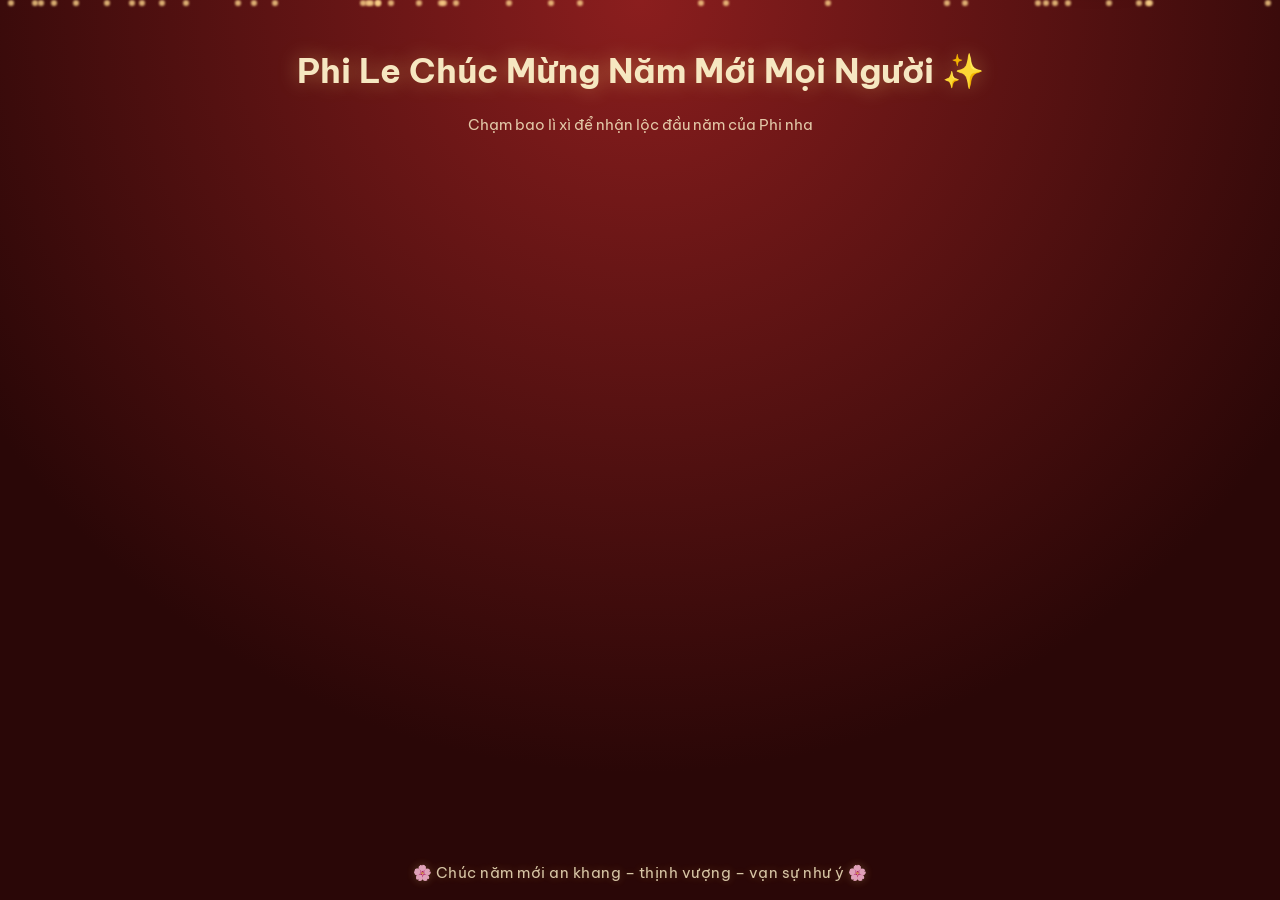
<file: index.html>
<!DOCTYPE html>
<html lang="vi">

<head>
  <meta charset="UTF-8">
  <title>Chúc Mừng Năm Mới</title>
  <meta name="viewport" content="width=device-width, initial-scale=1.0">

  <style>
    @import url('https://fonts.googleapis.com/css2?family=Be+Vietnam+Pro:wght@500;700&display=swap');

    * {
      box-sizing: border-box;
      font-family: 'Be Vietnam Pro', sans-serif;
    }

    body {
      margin: 0;
      height: 100vh;
      overflow: hidden;
      background: radial-gradient(circle at top, #8b1e1e, #2a0707 70%);
      color: #f6e7c1;
    }

    /* Canvas */
    canvas {
      position: fixed;
      inset: 0;
      pointer-events: none;
      z-index: 5;
    }

    /* Header */
    .header {
      position: fixed;
      top: 26px;
      width: 100%;
      text-align: center;
      z-index: 10;
    }

    .header h1 {
      font-size: 34px;
      text-shadow: 0 0 20px rgba(255, 215, 120, 0.4);
    }

    .header p {
      font-size: 15px;
      opacity: 0.85;
    }

    /* Footer wish */
    .footer {
      position: fixed;
      bottom: 18px;
      width: 100%;
      text-align: center;
      font-size: 15px;
      opacity: 0.85;
      letter-spacing: 0.5px;
      text-shadow: 0 0 10px rgba(255, 215, 120, 0.3);
      z-index: 10;
    }

    /* Floating light particles */
    .particle {
      position: absolute;
      width: 6px;
      height: 6px;
      background: rgba(255, 215, 140, 0.8);
      border-radius: 50%;
      animation: float linear infinite;
      filter: blur(1px);
    }

    @keyframes float {
      from {
        transform: translateY(100vh);
      }

      to {
        transform: translateY(-10vh);
      }
    }

    /* Lì xì */
    .lixi {
      position: absolute;
      top: -120px;
      width: 66px;
      height: 90px;
      background: linear-gradient(145deg, #b31313, #6f0c0c);
      border-radius: 12px;
      border: 2px solid rgba(255, 215, 160, 0.7);
      box-shadow: 0 0 18px rgba(255, 215, 120, 0.35), 0 10px 25px rgba(0, 0, 0, 0.5);
      animation: fall linear infinite;
      cursor: pointer;
      z-index: 8;
    }

    .lixi::after {
      content: "福";
      inset: 0;
      position: absolute;
      display: flex;
      align-items: center;
      justify-content: center;
      font-size: 30px;
      color: #f8d98a;
      text-shadow: 0 0 10px rgba(255, 215, 120, 0.6);
    }

    @keyframes fall {
      from {
        transform: translateY(-120px) rotate(0deg);
      }

      to {
        transform: translateY(120vh) rotate(15deg);
      }
    }

    /* Overlay QR */
    .overlay {
      position: fixed;
      inset: 0;
      backdrop-filter: blur(8px);
      background: rgba(0, 0, 0, 0.6);
      display: none;
      align-items: center;
      justify-content: center;
      z-index: 100;
    }

    .popup {
      background: rgba(255, 255, 255, 0.92);
      padding: 26px;
      border-radius: 20px;
      width: 300px;
      text-align: center;
      animation: pop 0.3s ease;
    }

    @keyframes pop {
      from {
        transform: scale(0.85);
        opacity: 0;
      }

      to {
        transform: scale(1);
        opacity: 1;
      }
    }

    .popup h3 {
      color: #8b1e1e;
      margin-bottom: 6px;
    }

    .popup .wish {
      font-size: 14px;
      margin-bottom: 14px;
      color: #555;
    }

    .popup img {
      width: 220px;
      border-radius: 14px;
    }

    .close {
      margin-top: 14px;
      font-size: 14px;
      color: #8b1e1e;
      cursor: pointer;
    }
  </style>
</head>

<body>

  <canvas id="fireworks"></canvas>

  <div class="header">
    <h1>Phi Le Chúc Mừng Năm Mới Mọi Người ✨</h1>
    <p>Chạm bao lì xì để nhận lộc đầu năm của Phi nha</p>
  </div>

  <div class="footer">
    🌸 Chúc năm mới an khang – thịnh vượng – vạn sự như ý 🌸
  </div>

  <div class="overlay" id="overlay">
    <div class="popup">
      <h3>Lộc Đầu Năm 🧧</h3>
      <div class="wish" id="wishText"></div>

      <!-- 🔴 THAY LINK QR TẠI ĐÂY -->
      <img src="nammoi.png">

      <div class="close" onclick="closeQR()">Đóng</div>
    </div>
  </div>

  <script>
    /* Wishes */
    const wishes = [
      "An khang – thịnh vượng ✨",
      "Lộc đến đầy nhà 🧧",
      "Bình an & hạnh phúc 🌸",
      "Tiền vô như nước 💰"
    ];

    /* Floating particles */
    for (let i = 0; i < 40; i++) {
      const p = document.createElement("div");
      p.className = "particle";
      p.style.left = Math.random() * innerWidth + "px";
      p.style.animationDuration = (10 + Math.random() * 10) + "s";
      document.body.appendChild(p);
    }

    /* Fireworks */
    const canvas = document.getElementById("fireworks");
    const ctx = canvas.getContext("2d");
    canvas.width = innerWidth;
    canvas.height = innerHeight;
    window.onresize = () => {
      canvas.width = innerWidth;
      canvas.height = innerHeight;
    };

    let sparks = [];

    function firework(x, y) {
      for (let i = 0; i < 45; i++) {
        sparks.push({
          x, y,
          vx: (Math.random() - 0.5) * 6,
          vy: (Math.random() - 0.5) * 6,
          life: 60,
          color: Math.random() > 0.5 ? "#ffd36b" : "#ff4d4d"
        });
      }
    }

    /* Firework chain when QR opens */
    function fireworkChain() {
      let count = 0;
      const interval = setInterval(() => {
        firework(
          Math.random() * innerWidth,
          Math.random() * innerHeight * 0.6
        );
        count++;
        if (count >= 4) clearInterval(interval);
      }, 400);
    }

    function animate() {
      ctx.clearRect(0, 0, canvas.width, canvas.height);
      sparks.forEach((s, i) => {
        s.x += s.vx;
        s.y += s.vy;
        s.life--;
        ctx.globalAlpha = s.life / 60;
        ctx.fillStyle = s.color;
        ctx.beginPath();
        ctx.arc(s.x, s.y, 2, 0, Math.PI * 2);
        ctx.fill();
        if (s.life <= 0) sparks.splice(i, 1);
      });
      requestAnimationFrame(animate);
    }
    animate();

    /* Lì xì */
    function createLiXi() {
      const lixi = document.createElement("div");
      lixi.className = "lixi";
      lixi.style.left = Math.random() * (innerWidth - 70) + "px";
      lixi.style.animationDuration = (6 + Math.random() * 5) + "s";

      lixi.onclick = (e) => {
        firework(e.clientX, e.clientY);
        wishText.innerText = wishes[Math.floor(Math.random() * wishes.length)];
        overlay.style.display = "flex";
        fireworkChain();
      };

      document.body.appendChild(lixi);
      setTimeout(() => lixi.remove(), 13000);
    }
    setInterval(createLiXi, 850);

    function closeQR() {
      overlay.style.display = "none";
    }
  </script>

</body>

</html>
</file>
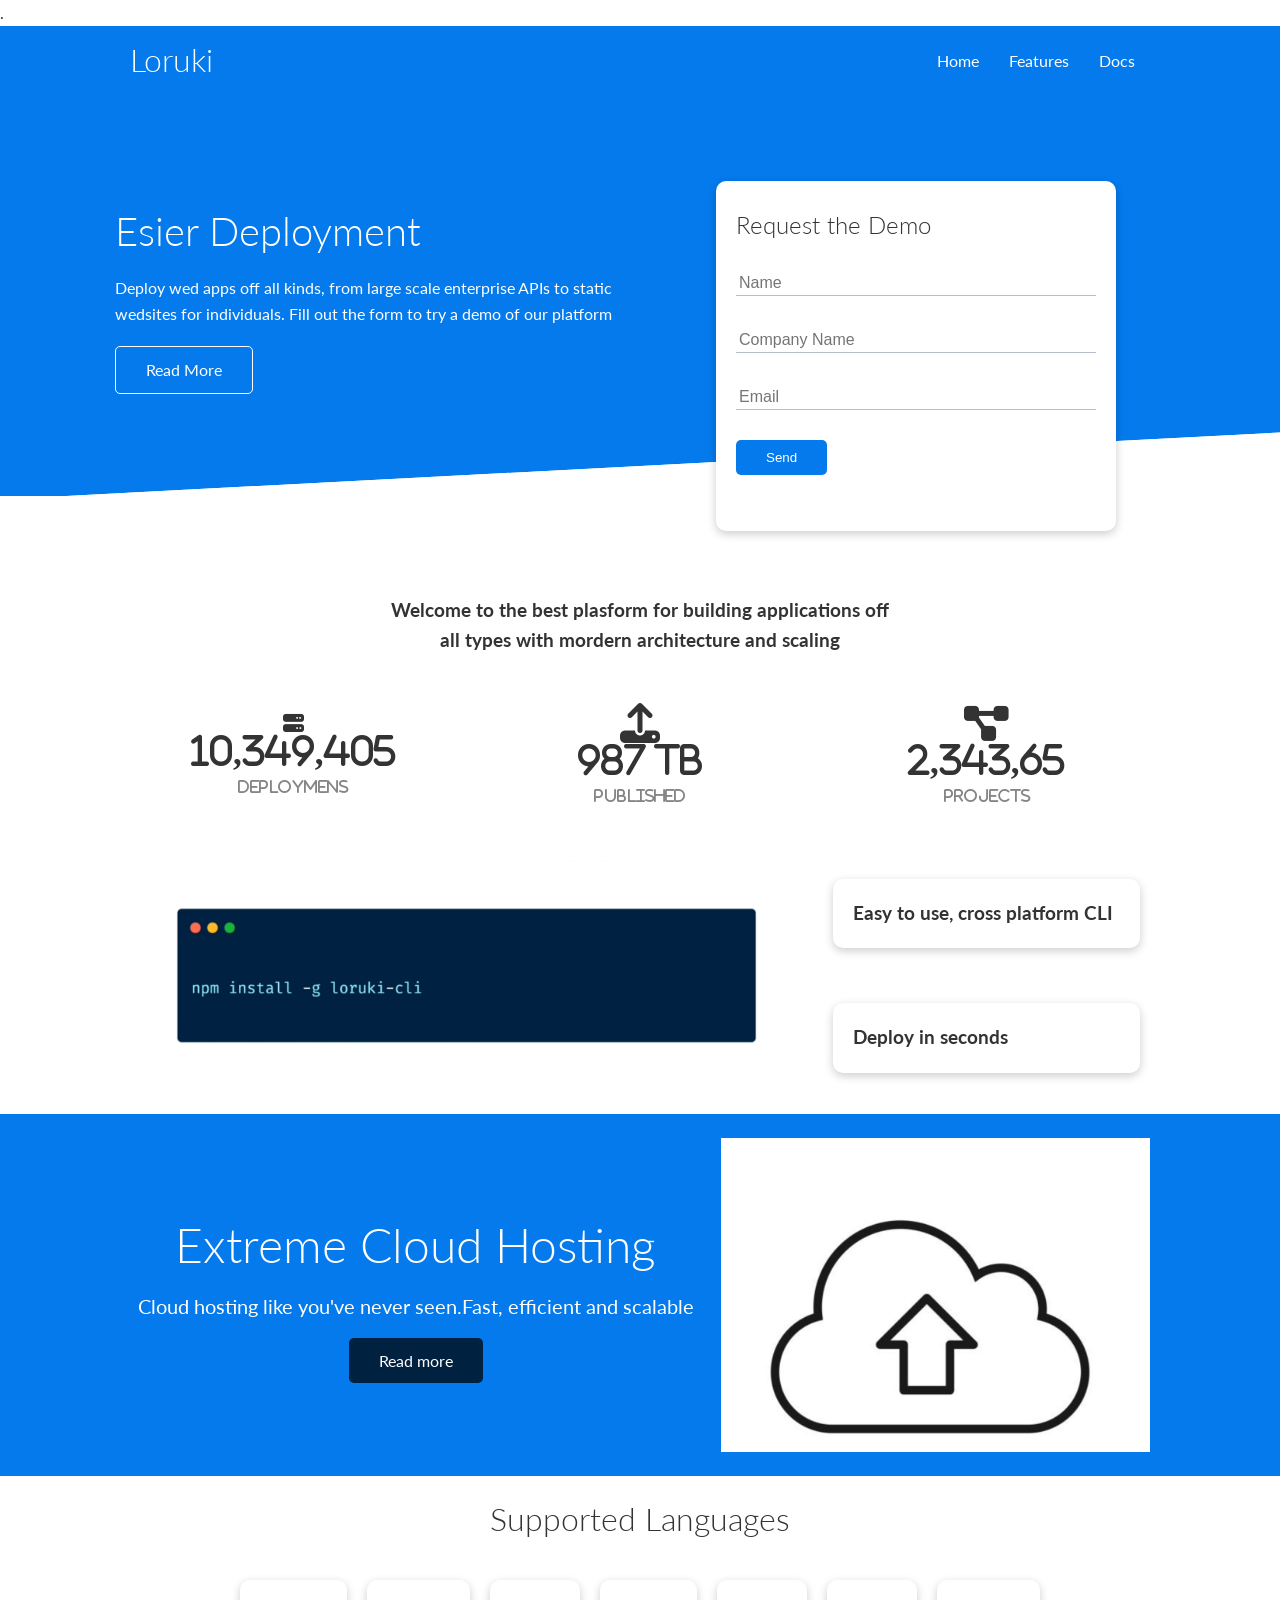
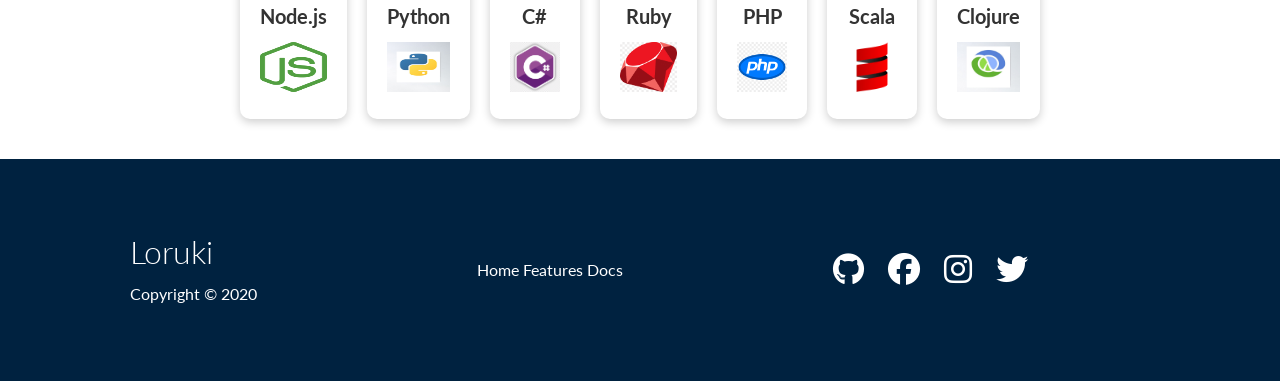
<file: Phần 4 Xây dựng wed - đưa wedsite lên mạng/index.html>
<!DOCTYPE html>.
<html lang="en">

<head>
  <meta charset="UTF-8" />
  <meta name="viewport" content="width=device-width, initial-scale=1.0" />
  <title>Loruki | Cloud Hosting For Everyone</title>
  <link rel="stylesheet" href="css/style.css" />
  <link rel="stylesheet" href="css/utilities.css" />
  <link rel="stylesheet" href="https://cdnjs.cloudflare.com/ajax/libs/font-awesome/6.6.0/css/all.min.css"
    integrity="sha512-Kc323vGBEqzTmouAECnVceyQqyqdsSiqLQISBL29aUW4U/M7pSPA/gEUZQqv1cwx4OnYxTxve5UMg5GT6L4JJg=="
    crossorigin="anonymous" referrerpolicy="no-referrer" />
</head>

<body>
  <!-- Navbar-->
  <div class="navbar">
    <div class="container flex">
      <h1 class="logo">Loruki</h1>
      <nav>
        <ul>
          <li><a href="index.html">Home</a></li>
          <li><a href="features.html">Features</a></li>
          <li><a href="docs.html">Docs</a></li>
        </ul>
      </nav>
    </div>
  </div>
  <!-- Showcase-->
  <section class="showcase">
    <div class="container grid">
      <div class="showcase-text">
        <h1>Esier Deployment</h1>
        <p>
          Deploy wed apps off all kinds, from large scale enterprise APIs to
          static wedsites for individuals. Fill out the form to try a demo of
          our platform
        </p>
        <a href="features.html" class="btn btn-outline"> Read More</a>
      </div>

      <div class="showcase-form card">
        <h2>Request the Demo</h2>
        <form>
          <div class="form-control">
            <input type="text" name="name" placeholder="Name" required />
          </div>
          <div class="form-control">
            <input type="text" name="company" placeholder="Company Name" required />
          </div>
          <div class="form-control">
            <input type="email" name="email" placeholder="Email" required />
          </div>
          <input type="submit" value="Send" class="btn bnt-primary" />
        </form>
      </div>
    </div>
  </section>

  <!-- Stats -->
  <section class="stats">
    <div class="container">
      <h3 class="stats-heading text-center">
        Welcome to the best plasform for building applications off all types
        with mordern architecture and scaling
      </h3>
      <div class="grid grid-3 text-center my-4" style="font-size: 7px">
        <div>
          <i class="fas fa-server fa-3x">
            <h3 style="font-size: 35px">10,349,405</h3>
            <p class="text-secondary" style="font-size: 15px; color: rgb(135, 132, 132)">
              Deploymens
            </p>
          </i>
        </div>
        <div>
          <i class="fas fa-upload fa-3x" style="font-size: 40px">
            <h3 style="font-size: 35px">987 TB</h3>
            <p class="text-secondary" style="font-size: 15px; color: rgb(135, 132, 132)">
              Published
            </p>
          </i>
        </div>
        <div>
          <i class="fas fa-project-diagram fa-3x" style="font-size: 40px">
            <h3 style="font-size: 35px">2,343,65</h3>
            <p class="text-secondary" style="font-size: 15px; color: rgb(135, 132, 132)">
              Projects
            </p>
          </i>
        </div>
      </div>
    </div>
  </section>
  <!-- Cli -->
  <section class="cli">
    <div class="container grid">
      <img src="img/cli.png" alt="" />
      <div class="card">
        <h3>Easy to use, cross platform CLI</h3>
      </div>
      <div class="card">
        <h3>Deploy in seconds</h3>
      </div>
    </div>
  </section>
  <section class="cloud bg-primary my-2 py-2">
    <div class="container grid">
      <div class="text-center">
        <h2 class="lg">Extreme Cloud Hosting</h2>
        <p class="lead my-1">
          Cloud hosting like you've never seen.Fast, efficient and scalable
        </p>
        <a href="features.html" class="btn btn-dark">Read more</a>
      </div>
      <img src="img/cloud.png" alt="" />
    </div>
  </section>
  <!-- Languages-->
  <section class="languages">
    <h2 class="md text-center my-2">Supported Languages</h2>
    <div class="container flex">
      <div class="card">
        <h4>Node.js</h4>
        <img src="img/node.png" alt="" width="50px" height="50px" />
      </div>
      <div class="card">
        <h4>Python</h4>
        <img src="img/python.jpg" alt="" width="50px" height="50px" />
      </div>
      <div class="card">
        <h4>C#</h4>
        <img src="img/c.png" alt="" width="50px" height="50px" />
      </div>
      <div class="card">
        <h4>Ruby</h4>
        <img src="img/ruby.png" alt="" width="50px" height="50px" />
      </div>
      <div class="card">
        <h4>PHP</h4>
        <img src="img/php.png" alt="" width="50px" height="50px" />
      </div>
      <div class="card">
        <h4>Scala</h4>
        <img src="img/scala.png" alt="" width="50px" height="50px" />
      </div>
      <div class="card">
        <h4>Clojure</h4>
        <img src="img/clojure.png" alt="" width="50px" height="50px" />
      </div>
    </div>
  </section>
  <!-- Footer-->
  <footer class="footer bg-dark py-5">
    <div class="container grid grid-3">
      <div>
        <h1>Loruki</h1>
        <p>Copyright &copy; 2020</p>
      </div>
      <nav>
        <ul>
          <li>
            <a href="index.html">Home</a>
            <a href="features.html">Features</a>
            <a href="docs.html">Docs</a>
          </li>
        </ul>
      </nav>
      <div class="social">
        <a href="https://github.com/phi140307"><i class="fab fa-github fa-2x"></i></a>
        <a href="https://www.facebook.com/profile.php?id=100058826462230&locale=vi_VN"><i
            class="fab fa-facebook fa-2x"></i></a>
        <a href="https://www.instagram.com/lebaphiii/"><i class="fab fa-instagram fa-2x"></i></a>
        <a href="#"><i class="fab fa-twitter fa-2x"></i></a>
      </div>
    </div>
  </footer>
</body>

</html>
</file>
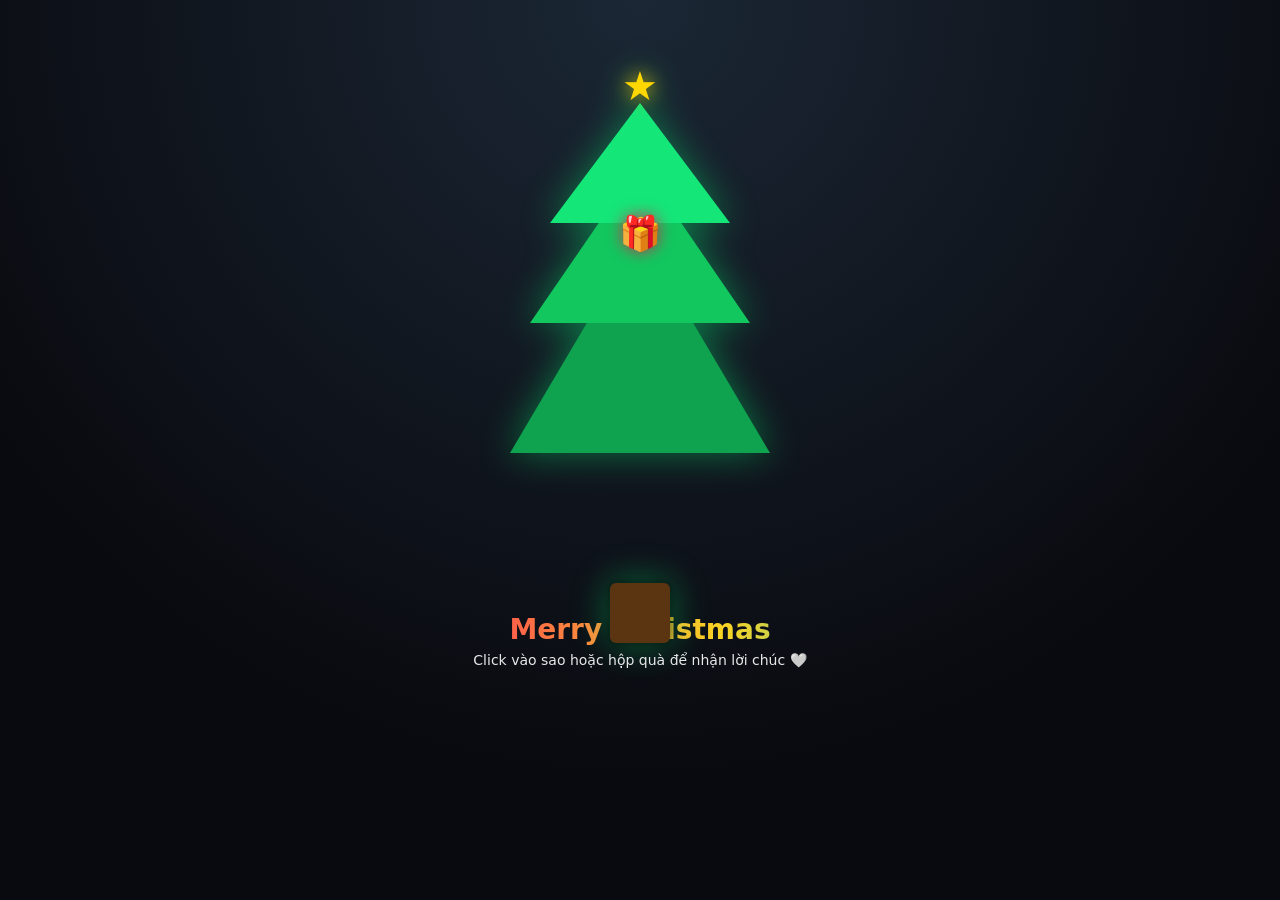
<file: noel.html>
<!DOCTYPE html>
<html lang="vi">

<head>
  <meta charset="UTF-8">
  <title>Giáng Sinh Nhiều Hiệu Ứng</title>
  <style>
    * {
      margin: 0;
      padding: 0;
      box-sizing: border-box;
    }

    body {
      height: 100vh;
      overflow: hidden;
      background: radial-gradient(circle at top, #1b2735, #090a0f 70%);
      display: flex;
      justify-content: center;
      align-items: center;
      font-family: Poppins, system-ui, sans-serif;
      user-select: none;
      color: #fff;
    }

    .scene {
      text-align: center;
      position: relative;
    }

    /* CÂY THÔNG */
    .tree-wrapper {
      position: relative;
      width: 260px;
      height: 360px;
      cursor: pointer;
      filter: drop-shadow(0 0 18px rgba(0, 255, 120, 0.4));
      transition: transform 0.2s;
      margin: 0 auto;
    }

    .tree-wrapper:hover {
      transform: scale(1.03);
    }

    .tree-wrapper.shake {
      animation: shakeTree 0.4s ease;
    }

    @keyframes shakeTree {
      0% {
        transform: translateX(0) scale(1.03);
      }

      25% {
        transform: translateX(-6px) scale(1.03);
      }

      50% {
        transform: translateX(6px) scale(1.03);
      }

      75% {
        transform: translateX(-3px) scale(1.03);
      }

      100% {
        transform: translateX(0) scale(1.03);
      }
    }

    .tree {
      width: 0;
      height: 0;
      border-left: 130px solid transparent;
      border-right: 130px solid transparent;
      border-bottom: 220px solid #0fa24f;
      position: relative;
    }

    .tree::before {
      content: "";
      position: absolute;
      top: -70px;
      left: 50%;
      transform: translateX(-50%);
      border-left: 110px solid transparent;
      border-right: 110px solid transparent;
      border-bottom: 160px solid #11c75e;
    }

    .tree::after {
      content: "";
      position: absolute;
      top: -130px;
      left: 50%;
      transform: translateX(-50%);
      border-left: 90px solid transparent;
      border-right: 90px solid transparent;
      border-bottom: 120px solid #14e678;
    }

    /* THÂN CÂY */
    .trunk {
      width: 60px;
      height: 60px;
      background: #5b3412;
      border-radius: 6px;
      position: absolute;
      left: 50%;
      bottom: -50px;
      transform: translateX(-50%);
      box-shadow: 0 0 10px rgba(0, 0, 0, 0.6);
    }

    /* SAO */
    .star {
      position: absolute;
      top: -170px;
      left: 50%;
      transform: translateX(-50%);
      font-size: 40px;
      color: #ffd700;
      animation: pulse 1.5s infinite;
      cursor: pointer;
      filter: drop-shadow(0 0 10px rgba(255, 215, 0, 0.9));
    }

    @keyframes pulse {
      0% {
        transform: translateX(-50%) scale(1);
      }

      50% {
        transform: translateX(-50%) scale(1.3);
      }

      100% {
        transform: translateX(-50%) scale(1);
      }
    }

    /* HỘP QUÀ TRÊN CÂY */
    .gift-box {
      position: absolute;
      top: -20px;
      left: 50%;
      transform: translateX(-50%);
      font-size: 34px;
      cursor: pointer;
      animation: bounceGift 1.4s ease-in-out infinite;
      filter: drop-shadow(0 0 8px rgba(255, 0, 80, 0.8));
    }

    @keyframes bounceGift {

      0%,
      100% {
        transform: translate(-50%, 0);
      }

      50% {
        transform: translate(-50%, -8px);
      }
    }

    /* CHỮ */
    .title {
      margin-top: 20px;
      font-size: 28px;
      font-weight: 700;
      background: linear-gradient(90deg, #ff4e50, #f9d423, #24c6dc, #b24592, #ff4e50);
      background-size: 300%;
      color: transparent;
      -webkit-background-clip: text;
      animation: textMove 5s linear infinite;
    }

    @keyframes textMove {
      0% {
        background-position: 0%;
      }

      100% {
        background-position: 100%;
      }
    }

    .subtitle {
      margin-top: 6px;
      font-size: 14px;
      opacity: 0.9;
    }

    /* QUÀ RƠI KHI CLICK CÂY */
    .fall-gift {
      position: fixed;
      top: -40px;
      font-size: 30px;
      animation: fallGift 4s linear forwards;
      pointer-events: none;
    }

    @keyframes fallGift {
      0% {
        transform: translateY(-40px) rotate(0deg);
        opacity: 1;
      }

      100% {
        transform: translateY(110vh) rotate(360deg);
        opacity: 0;
      }
    }

    /* PHÁO BÔNG KHI CLICK SAO */
    .spark {
      position: absolute;
      width: 6px;
      height: 6px;
      background: yellow;
      border-radius: 50%;
      animation: sparkFly 0.8s ease-out forwards;
      pointer-events: none;
    }

    @keyframes sparkFly {
      from {
        transform: scale(1);
        opacity: 1;
      }

      to {
        transform: translate(var(--x), var(--y)) scale(0.2);
        opacity: 0;
      }
    }

    /* CONFETTI KHI MỞ QUÀ */
    .confetti {
      position: fixed;
      width: 8px;
      height: 14px;
      background: #ff4e50;
      opacity: 0.9;
      animation: confettiFall 3s ease-out forwards;
      pointer-events: none;
    }

    @keyframes confettiFall {
      0% {
        transform: translateY(-40px) rotate(0deg);
      }

      100% {
        transform: translateY(110vh) rotate(360deg);
        opacity: 0;
      }
    }

    /* MODAL HỘP QUÀ */
    .gift-modal {
      position: fixed;
      inset: 0;
      background: rgba(0, 0, 0, 0.6);
      display: none;
      justify-content: center;
      align-items: center;
      z-index: 50;
      backdrop-filter: blur(3px);
    }

    .gift-modal.active {
      display: flex;
    }

    .gift-modal-content {
      background: linear-gradient(135deg, #2a2a72, #009ffd);
      padding: 20px 24px 18px;
      border-radius: 16px;
      max-width: 320px;
      text-align: center;
      position: relative;
      box-shadow: 0 10px 25px rgba(0, 0, 0, 0.4);
      animation: popIn 0.3s ease-out;
    }

    @keyframes popIn {
      from {
        transform: scale(0.7) translateY(20px);
        opacity: 0;
      }

      to {
        transform: scale(1) translateY(0);
        opacity: 1;
      }
    }

    .gift-modal-close {
      position: absolute;
      top: 8px;
      right: 10px;
      cursor: pointer;
      font-size: 20px;
    }

    .gift-modal h2 {
      margin-top: 8px;
      margin-bottom: 8px;
      font-size: 20px;
    }

    #giftText {
      font-size: 15px;
      line-height: 1.5;
      margin-bottom: 12px;
    }

    #openGiftBtn {
      border: none;
      padding: 8px 14px;
      border-radius: 999px;
      background: #ffb347;
      color: #000;
      font-weight: 600;
      cursor: pointer;
      font-size: 14px;
      box-shadow: 0 4px 10px rgba(0, 0, 0, 0.3);
    }

    #openGiftBtn:hover {
      transform: translateY(-1px);
    }
  </style>
</head>

<body>

  <div class="scene">
    <div class="tree-wrapper" id="treeWrapper">
      <div class="tree" id="tree"></div>
      <div class="trunk"></div>
      <div class="star" id="star">★</div>
      <div class="gift-box" id="giftBox">🎁</div>
    </div>

    <div class="title" id="title">Merry Christmas</div>
    <div class="subtitle" id="subtitle">Click vào sao hoặc hộp quà để nhận lời chúc 🤍</div>
  </div>

  <!-- MODAL HỘP QUÀ -->
  <div class="gift-modal" id="giftModal">
    <div class="gift-modal-content">
      <div class="gift-modal-close" id="closeGift">×</div>
      <h2>Quà dành cho bạn 🎁</h2>
      <p id="giftText">Chúc bạn có một mùa Noel thật ấm áp và bình an ✨</p>
      <button id="openGiftBtn">Mở thêm quà</button>
    </div>
  </div>

  <script>
    const giftsEmoji = ["🎁", "🎄", "🧸", "🍬", "🧦", "⭐", "❤️", "⛄", "🍫", "🎧"];

    const tree = document.getElementById("tree");
    const treeWrapper = document.getElementById("treeWrapper");
    const star = document.getElementById("star");
    const giftBox = document.getElementById("giftBox");
    const title = document.getElementById("title");
    const subtitle = document.getElementById("subtitle");

    const giftModal = document.getElementById("giftModal");
    const giftText = document.getElementById("giftText");
    const closeGift = document.getElementById("closeGift");
    const openGiftBtn = document.getElementById("openGiftBtn");

    /* ✅ Click vào thân cây → quà rơi từ trời */
    treeWrapper.addEventListener("click", (e) => {
      if (e.target === star || e.target === giftBox) return; // tránh trùng với click sao & hộp quà

      const gift = document.createElement("div");
      gift.className = "fall-gift";
      gift.textContent = giftsEmoji[Math.floor(Math.random() * giftsEmoji.length)];
      gift.style.left = Math.random() * 100 + "vw";
      document.body.appendChild(gift);
      setTimeout(() => gift.remove(), 4500);
    });

    /* ✅ Click vào sao → đổi câu chúc + pháo bông */
    star.addEventListener("click", (e) => {
      e.stopPropagation();
      const sentences = [
        "Chúc bạn code mượt, không bug cả năm sau 💻✨",
        "Chúc thi cử điểm cao, qua hết tất cả các môn 📚",
        "Chúc bạn mùa Noel tràn đầy tiếng cười và niềm vui 😆",
        "Chúc sớm có người yêu đi chơi Noel nha 😏💖",
        "Chúc gia đình bạn luôn mạnh khỏe và hạnh phúc 🎉"
      ];
      title.textContent = "Happy Christmas & New Year";
      subtitle.textContent = sentences[Math.floor(Math.random() * sentences.length)];

      // pháo bông xung quanh sao
      const rect = star.getBoundingClientRect();
      const cx = rect.left + rect.width / 2;
      const cy = rect.top + rect.height / 2;

      for (let i = 0; i < 22; i++) {
        const spark = document.createElement("div");
        spark.className = "spark";
        spark.style.left = cx + "px";
        spark.style.top = cy + "px";
        spark.style.setProperty("--x", (Math.random() * 260 - 130) + "px");
        spark.style.setProperty("--y", (Math.random() * 260 - 130) + "px");
        spark.style.background = ["#ffe66d", "#ff6b6b", "#4ecdc4", "#c7f464"][Math.floor(Math.random() * 4)];
        document.body.appendChild(spark);
        setTimeout(() => spark.remove(), 800);
      }
    });

    /* ✅ Click hộp quà trên cây → mở modal + confetti + cây rung */
    const giftMessages = [
      "Gửi bạn một vé ‘không trễ deadline’ trong năm tới 😆",
      "Chúc bạn luôn giữ được đam mê với code và cuộc sống 💻❤️",
      "Mong mọi dự định của bạn đều thành công ngoài mong đợi ✨",
      "Tặng bạn một chiếc khiên chống 'trượt môn' toàn diện 🛡️",
      "Chúc bạn có thật nhiều khoảnh khắc vui vẻ bên người thân 🎄",
      "Bonus thêm: tài khoản lúc nào cũng đủ tiền cà phê ☕"
    ];

    function openGift(randomNew = true) {
      giftModal.classList.add("active");

      if (randomNew) {
        giftText.textContent = giftMessages[Math.floor(Math.random() * giftMessages.length)];
      }

      // rung cây
      treeWrapper.classList.add("shake");
      setTimeout(() => treeWrapper.classList.remove("shake"), 400);

      // bắn confetti
      for (let i = 0; i < 80; i++) {
        const conf = document.createElement("div");
        conf.className = "confetti";
        conf.style.left = Math.random() * 100 + "vw";
        conf.style.background = ["#ff4e50", "#f9d423", "#24c6dc", "#b24592"][Math.floor(Math.random() * 4)];
        conf.style.animationDuration = 2.5 + Math.random() * 1.5 + "s";
        document.body.appendChild(conf);
        setTimeout(() => conf.remove(), 3500);
      }
    }

    giftBox.addEventListener("click", (e) => {
      e.stopPropagation();
      openGift(true);
    });

    closeGift.addEventListener("click", () => {
      giftModal.classList.remove("active");
    });

    giftModal.addEventListener("click", (e) => {
      if (e.target === giftModal) giftModal.classList.remove("active");
    });

    openGiftBtn.addEventListener("click", () => {
      openGift(true);
    });
  </script>
</body>

</html>
</file>
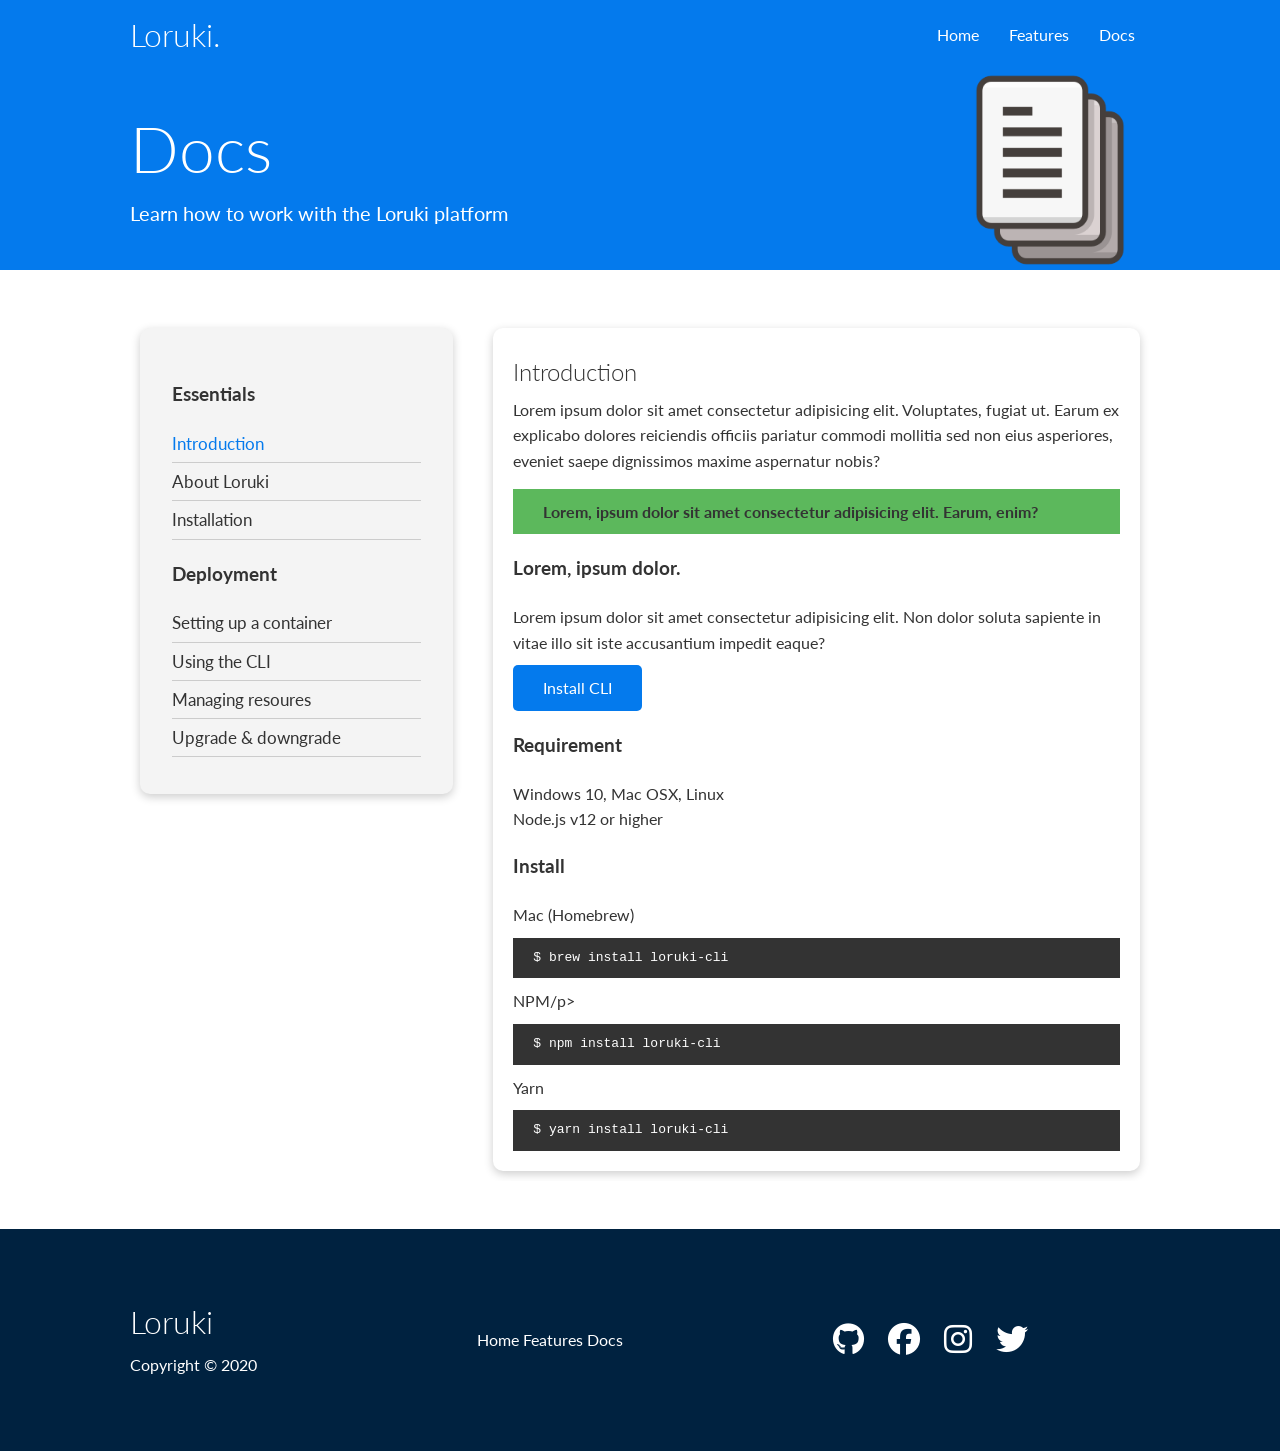
<file: Phần 4 Xây dựng wed - đưa wedsite lên mạng/docs.html>
<!DOCTYPE html>
<html lang="en">
  <head>
    <meta charset="UTF-8" />
    <meta name="viewport" content="width=device-width, initial-scale=1.0" />
    <title>Loruki | Cloud Hosting For Everyone</title>
    <link rel="stylesheet" href="css/style.css" />
    <link rel="stylesheet" href="css/utilities.css" />
    <link
      rel="stylesheet"
      href="https://cdnjs.cloudflare.com/ajax/libs/font-awesome/6.6.0/css/all.min.css"
      integrity="sha512-Kc323vGBEqzTmouAECnVceyQqyqdsSiqLQISBL29aUW4U/M7pSPA/gEUZQqv1cwx4OnYxTxve5UMg5GT6L4JJg=="
      crossorigin="anonymous"
      referrerpolicy="no-referrer"
    />
  </head>
  <body>
    <!-- Navbar-->
    <div class="navbar">
      <div class="container flex">
        <h1 class="logo">Loruki.</h1>
        <nav>
          <ul>
            <li><a href="index.html">Home</a></li>
            <li><a href="features.html">Features</a></li>
            <li><a href="docs.html">Docs</a></li>
          </ul>
        </nav>
      </div>
    </div>

    <!-- Head -->
    <section class="docs-head bg-primary by-3">
      <div class="container grid">
        <div>
          <h1 class="xl">Docs</h1>
          <p class="lead">Learn how to work with the Loruki platform</p>
        </div>
        <img src="img/docs.png" alt="" />
      </div>
    </section>

    <!-- Docs main-->
    <section class="docs-main my-4">
      <div class="container grid">
        <div class="card bg-light p-3">
          <h3 class="my-2">Essentials</h3>
          <nav>
            <ul>
              <li><a class="text-primary" href="#">Introduction</a></li>
              <li><a href="#">About Loruki</a></li>
              <li><a href="#">Installation</a></li>
            </ul>
          </nav>
          <h3 class="my-2">Deployment</h3>
          <nav>
            <ul>
              <li><a href="#">Setting up a container</a></li>
              <li><a href="#">Using the CLI</a></li>
              <li><a href="#">Managing resoures</a></li>
              <li><a href="#">Upgrade & downgrade</a></li>
            </ul>
          </nav>
        </div>
        <div class="card">
          <h2>Introduction</h2>
          <p>
            Lorem ipsum dolor sit amet consectetur adipisicing elit. Voluptates,
            fugiat ut. Earum ex explicabo dolores reiciendis officiis pariatur
            commodi mollitia sed non eius asperiores, eveniet saepe dignissimos
            maxime aspernatur nobis?
          </p>

          <div class="alert alert-success">
            <i class=""></i>Lorem, ipsum dolor sit amet consectetur adipisicing
            elit. Earum, enim?
          </div>

          <h3>Lorem, ipsum dolor.</h3>
          <p>
            Lorem ipsum dolor sit amet consectetur adipisicing elit. Non dolor
            soluta sapiente in vitae illo sit iste accusantium impedit eaque?
          </p>
          <a href="#" class="btn btn-primary">Install CLI</a>
          <h3>Requirement</h3>
          <ul>
            <li>Windows 10, Mac OSX, Linux</li>
            <li>Node.js v12 or higher</li>
          </ul>
          <h3>Install</h3>
          <p>Mac (Homebrew)</p>
          <pre><code>$ brew install loruki-cli</code></pre>
          <p>NPM/p></p>
          <pre><code>$ npm install loruki-cli</code></pre>
          <p>Yarn</p>
          <pre><code>$ yarn install loruki-cli</code></pre>
        </div>
      </div>
    </section>

    <!-- Footer-->
    <footer class="footer bg-dark py-5">
      <div class="container grid grid-3">
        <div>
          <h1>Loruki</h1>
          <p>Copyright &copy; 2020</p>
        </div>
        <nav>
          <ul>
            <li>
              <a href="index.html">Home</a>
              <a href="features.html">Features</a>
              <a href="docs.html">Docs</a>
            </li>
          </ul>
        </nav>
        <div class="social">
          <a href="https://github.com/phi140307"
            ><i class="fab fa-github fa-2x"></i
          ></a>
          <a
            href="https://www.facebook.com/profile.php?id=100058826462230&locale=vi_VN"
            ><i class="fab fa-facebook fa-2x"></i
          ></a>
          <a href="https://www.instagram.com/lebaphiii/"
            ><i class="fab fa-instagram fa-2x"></i
          ></a>
          <a href="#"><i class="fab fa-twitter fa-2x"></i></a>
        </div>
      </div>
    </footer>
  </body>
</html>
</file>
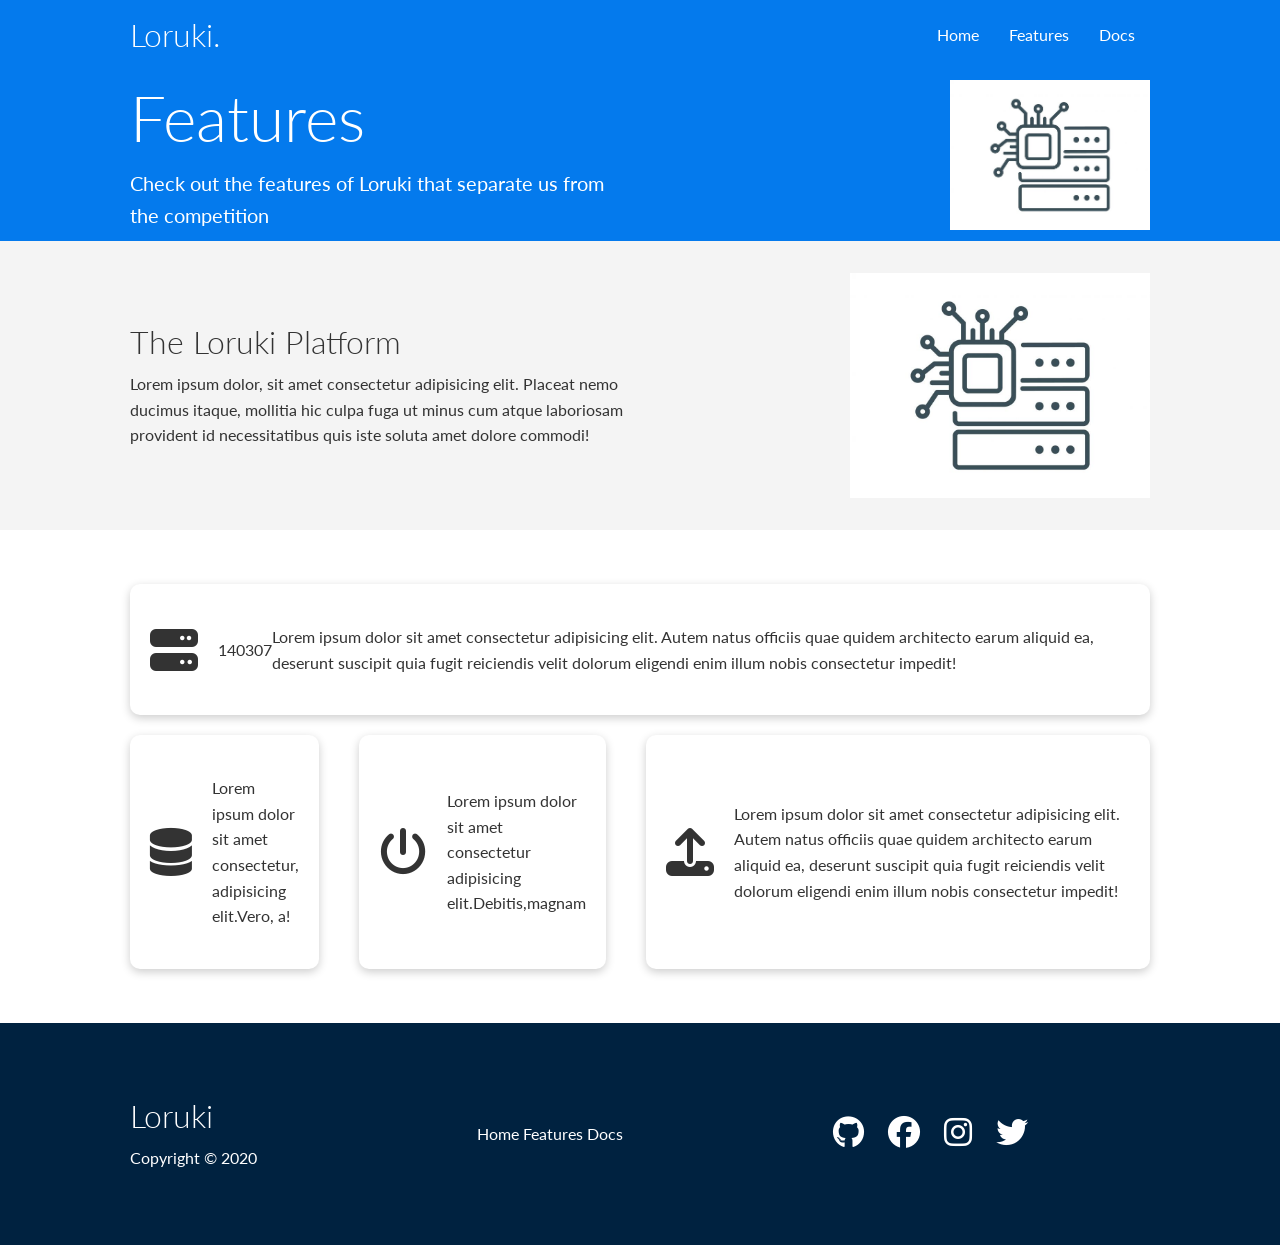
<file: Phần 4 Xây dựng wed - đưa wedsite lên mạng/features.html>
<!DOCTYPE html>
<html lang="en">

<head>
  <meta charset="UTF-8" />
  <meta name="viewport" content="width=device-width, initial-scale=1.0" />
  <title>Loruki | Cloud Hosting For Everyone</title>
  <link rel="stylesheet" href="css/style.css" />
  <link rel="stylesheet" href="css/utilities.css" />
  <link rel="stylesheet" href="https://cdnjs.cloudflare.com/ajax/libs/font-awesome/6.6.0/css/all.min.css"
    integrity="sha512-Kc323vGBEqzTmouAECnVceyQqyqdsSiqLQISBL29aUW4U/M7pSPA/gEUZQqv1cwx4OnYxTxve5UMg5GT6L4JJg=="
    crossorigin="anonymous" referrerpolicy="no-referrer" />
</head>

<body>
  <!-- Navbar-->
  <div class="navbar">
    <div class="container flex">
      <h1 class="logo">Loruki.</h1>
      <nav>
        <ul>
          <li><a href="index.html">Home</a></li>
          <li><a href="features.html">Features</a></li>
          <li><a href="docs.html">Docs</a></li>
        </ul>
      </nav>
    </div>
  </div>

  <!-- Head -->
  <section class="features-head bg-primary by-3">
    <div class="container grid">
      <div>
        <h1 class="xl">Features</h1>
        <p class="lead">
          Check out the features of Loruki that separate us from the
          competition
        </p>
      </div>
      <img src="img/server.pnj.jpg" alt="" />
    </div>
  </section>

  <!-- Sub head-->
  <section class="features-sub-head bg-light py-3">
    <div class="container grid">
      <div>
        <h1 class="md">The Loruki Platform</h1>
        <p>
          Lorem ipsum dolor, sit amet consectetur adipisicing elit. Placeat
          nemo ducimus itaque, mollitia hic culpa fuga ut minus cum atque
          laboriosam provident id necessitatibus quis iste soluta amet dolore
          commodi!
        </p>
      </div>
      <img src="img/server.pnj.jpg" alt="" />
    </div>
  </section>
  <section class="features-main my-2">
    <div class="container grid">
      <div class="card flex">
        <i class="fas fa-server fa-3x"></i>
        140307
        <p>
          Lorem ipsum dolor sit amet consectetur adipisicing elit. Autem natus
          officiis quae quidem architecto earum aliquid ea, deserunt suscipit
          quia fugit reiciendis velit dolorum eligendi enim illum nobis
          consectetur impedit!
        </p>
      </div>
      <div class="card flex">
        <i class="fas fa-database fa-3x"></i>
        <p>
          Lorem ipsum dolor sit amet consectetur, adipisicing elit.Vero, a!
        </p>
      </div>
      <div class="card flex">
        <i class="fas fa-power-off fa-3x"></i>
        <p>
          Lorem ipsum dolor sit amet consectetur adipisicing
          elit.Debitis,magnam
        </p>
      </div>
      <div class="card flex">
        <i class="fas fa-upload fa-3x"></i>
        <p>
          Lorem ipsum dolor sit amet consectetur adipisicing elit. Autem natus
          officiis quae quidem architecto earum aliquid ea, deserunt suscipit
          quia fugit reiciendis velit dolorum eligendi enim illum nobis
          consectetur impedit!
        </p>
      </div>
    </div>
  </section>

  <!-- Footer-->
  <footer class="footer bg-dark py-5">
    <div class="container grid grid-3">
      <div>
        <h1>Loruki</h1>
        <p>Copyright &copy; 2020</p>
      </div>
      <nav>
        <ul>
          <li>
            <a href="index.html">Home</a>
            <a href="features.html">Features</a>
            <a href="docs.html">Docs</a>
          </li>
        </ul>
      </nav>
      <div class="social">
        <a href="https://github.com/phi140307"><i class="fab fa-github fa-2x"></i></a>
        <a href="https://www.facebook.com/profile.php?id=100058826462230&locale=vi_VN"><i
            class="fab fa-facebook fa-2x"></i></a>
        <a href="#"><i class="fab fa-instagram fa-2x"></i></a>
        <a href="https://www.instagram.com/lebaphiii/"><i class="fab fa-twitter fa-2x"></i></a>
      </div>
    </div>
  </footer>
</body>

</html>
</file>
<file: Phần 4 Xây dựng wed - đưa wedsite lên mạng/css/style.css>
@import url("https://fonts.googleapis.com/css2?family=Lato:wght@300&display=swap");

:root {
  --primary-color: #047aed;
  --secondary-color: #1c3f8a;
  --dark-color: #002240;
  --light-color: #f4f4f4;
  --success-color: #5cb85c;
  --error-color: #d9534f;
}

* {
  box-sizing: border-box;
  padding: 0;
  margin: 0;
}

body {
  font-family: "Lato", sans-serif;
  color: #333;
  line-height: 1.6;
}

ul {
  list-style-type: none;
}

a {
  text-decoration: none;
  color: #333;
}

h1,
h2 {
  font-weight: 300;
  line-height: 1.2;
  margin: 10px 0;
}

p {
  margin: 10px 0;
}

img {
  width: 100%;
}

code,
pre {
  background-color: #333;
  color: #fff;
  padding: 10px;
}

/* Navbar */

.navbar {
  background-color: var(--primary-color);
  color: #fff;
  height: 70px;
}

.navbar ul {
  display: flex;
}

.navbar a {
  color: #fff;
  padding: 10px;
  margin: 0 5px;
}

.navbar a:hover {
  border-bottom: 2px #fff solid;
}

.navbar .flex {
  justify-content: space-between;
}

/* Showcase */
.showcase {
  height: 400px;
  background-color: var(--primary-color);
  color: #fff;
  position: relative;
}

.showcase h1 {
  font-size: 40px;
}

.showcase p {
  margin: 20px 0;
}

.showcase .grid {
  overflow: visible;
  grid-template-columns: 55% 45%;
  gap: 30px;
}

.showcase-text {
  animation: slideInFromLeft 1s ease-in;
}

.showcase-form {
  position: relative;
  top: 60px;
  height: 350px;
  width: 400px;
  padding: 40px;
  z-index: 100;
  animation: slideInFromRight 1s ease-in;
}

.showcase-form .form-control {
  margin: 30px 0;
}

.showcase-form input[type="text"],
.showcase-form input[type="email"] {
  border: 0;
  border-bottom: 1px solid #b4becb;
  width: 100%;
  padding: 3px;
  font-size: 16px;
}

.showcase-form input:focus {
  outline: none;
}

.showcase::before,
.showcase::after {
  content: "";
  position: absolute;
  height: 100px;
  bottom: -70px;
  right: 0;
  left: 0;
  background: #fff;
  transform: skewY(-3deg);
  -webkit-transform: skewY(-3deg);
  -moz-transform: skewY(-3deg);
  -ms-transform: skewY(-3deg);
}

/* Stats */
.stats {
  padding-top: 100px;
  animation: slideInFromBottom 1s ease-in;
}

.stats-heading {
  max-width: 500px;
  margin: auto;
}

.stats .grid h3 {
  font-size: 35px;
}

.stats .grid p {
  font-size: 20px;
  font-weight: bold;
}

.cli .grid {
  grid-template-columns: repeat(3, 1fr);
}

.cli .grid > *:first-child {
  grid-column: 1 / span 2;
  grid-row: 1 / span 2;
}

/* Cloud */

.cloud .grid {
  grid-template-columns: 4fr 3fr;
}

/* Languages */

.languages .flex {
  flex-wrap: wrap;
}

.languages .card {
  text-align: center;
  margin: 18px 10px 40px;
  transition: transform 0.2s ease-in;
}

.languages .card h4 {
  font-size: 20px;
  margin-bottom: 10px;
}

.languages .card:hover {
  transform: translateY(-15px);
}

/* Features */
.features-head img,
.docs-head img {
  width: 200px;
  justify-self: flex-end;
}

.features-sub-head img {
  width: 300px;
  justify-self: flex-end;
}

.features-main .card > i {
  margin-right: 20px;
}

.features-main .grid {
  padding: 30px;
}

.features-main .grid > *:first-child {
  grid-column: 1 / span 3;
}

/* Docs */
.docs-main h3 {
  margin: 20px 0;
}

.docs-main .grid {
  grid-template-columns: 1fr 2fr;
  align-items: flex-start;
}

.docs-main nav li {
  font-size: 17px;
  padding-bottom: 5px;
  margin-bottom: 5px;
  border-bottom: 1px #ccc solid;
}

.docs-main a:hover {
  font-weight: bold;
}

/* Footer */

.footer .social a {
  margin: 0 10px;
}

/* Animations */
@keyframes slideInFromLeft {
  0% {
    transform: translateX(-100%);
  }

  100% {
    transform: translateX(0);
  }
}

@keyframes slideInFromRight {
  0% {
    transform: translateX(100%);
  }

  100% {
    transform: translateX(0);
  }
}

@keyframes slideInFromTop {
  0% {
    transform: translateY(-100%);
  }

  100% {
    transform: translateX(0);
  }
}

@keyframes slideInFromBottom {
  0% {
    transform: translateY(100%);
  }

  100% {
    transform: translateX(0);
  }
}

/* Tablets and under */
@media (max-width: 768px) {
  .grid,
  .showcase .grid,
  .stats .grid,
  .cli .grid,
  .cloud .grid,
  .features-main .grid,
  .docs-main .grid {
    grid-template-columns: 1fr;
    grid-template-rows: 1fr;
  }

  .showcase {
    height: auto;
  }

  .showcase-text {
    text-align: center;
    margin-top: 40px;
    animation: slideInFromTop 1s ease-in;
  }

  .showcase-form {
    justify-self: center;
    margin: auto;
    animation: slideInFromBottom 1s ease-in;
  }

  .cli .grid > *:first-child {
    grid-column: 1;
    grid-row: 1;
  }

  .features-head,
  .features-sub-head,
  .docs-head {
    text-align: center;
  }

  .features-head img,
  .features-sub-head img,
  .docs-head img {
    justify-self: center;
  }

  .features-main .grid > *:first-child,
  .features-main .grid > *:nth-child(2) {
    grid-column: 1;
  }
}

/* Mobile */
@media (max-width: 500px) {
  .navbar {
    height: 110px;
  }
  .navbar .flex {
    flex-direction: column;
  }
  .navbar ul {
    padding: 10px;
    background-color: rgba(0, 0, 0, 0.1);
  }
}
</file>
<file: Phần 4 Xây dựng wed - đưa wedsite lên mạng/css/utilities.css>
/* Utilities */
.container {
  max-width: 1100px;
  margin: 0 auto;
  overflow: auto;
  padding: 0 40px;
}

.card {
  background-color: #fff;
  color: #333;
  border-radius: 10px;
  box-shadow: 0 3px 10px rgba(0, 0, 0, 0.2);
  padding: 20px;
  margin: 10px;
}

.btn {
  display: inline-block;
  padding: 10px 30px;
  cursor: pointer;
  background: var(--primary-color);
  color: #fff;
  border: none;
  border-radius: 5px;
}

.btn-outline {
  background-color: transparent;
  border: 1px #fff solid;
}

.btn:hover {
  transform: scale(0.98);
}

/* Backgrounds & colored buttons */

.bg-primary,
.btn-primary {
  background-color: var(--primary-color);
  color: #fff;
}

.bg-secondary,
.btn-secondary {
  background-color: var(--secondary-color);
  color: #fff;
}

.bg-dark,
.btn-dark {
  background-color: var(--dark-color);
  color: #fff;
}

.bg-light,
.btn-light {
  background-color: var(--light-color);
  color: #333;
}
.bg-primary a,
.btn-primary a,
.bg-secondary a,
.btn-secondary a,
.bg-dark a,
.btn-dark a {
  color: #fff;
}

/* Text color */
.text-primary {
  color: var(--primary-color);
}

.text-secondary {
  color: var(--secondary-color);
}
.text-dark {
  color: var(--dark-color);
}

.text-light {
  color: var(--light-color);
}

/* Text sizes */

.lead {
  font-size: 20px;
}

.text-center {
  text-align: center;
}

.sm {
  font-size: 1rem;
}

.md {
  font-size: 2rem;
}

.lg {
  font-size: 3rem;
}

.xl {
  font-size: 4rem;
}

/* Alert */
.alert {
  background-color: var(--light-color);
  padding: 10px 20px;
  font-weight: bold;
  margin: 15px 0;
}

.alert i {
  margin-right: 10px;
}

.alert-success {
  background-color: var(--success-color);
}

.alert-error {
  background-color: var(--error-color);
}

.flex {
  display: flex;
  justify-content: center;
  align-items: center;
  height: 100%;
}

.grid {
  display: grid;
  grid-template-columns: repeat(2, 1fr);
  gap: 20px;
  justify-content: center;
  align-items: center;
  height: 100%;
}

.grid-3 {
  grid-template-columns: repeat(3, 1fr);
}

/* Margin */
.my-1 {
  margin: 1rem 0;
}

.my-2 {
  margin: 1.5rem 0;
}

.my-3 {
  margin: 2rem 0;
}

.my-4 {
  margin: 3rem 0;
}

.my-5 {
  margin: 4rem 0;
}

.m-1 {
  margin: 1rem;
}

.m-2 {
  margin: 1.5rem;
}

.m-3 {
  margin: 2rem;
}

.m-4 {
  margin: 3rem;
}

.m-5 {
  margin: 4rem;
}

/* Pading */
.py-1 {
  padding: 1rem 0;
}

.py-2 {
  padding: 1.5rem 0;
}

.py-3 {
  padding: 2rem 0;
}

.py-4 {
  padding: 3rem 0;
}

.py-5 {
  padding: 4rem 0;
}

.p-1 {
  padding: 1rem;
}

.p-2 {
  padding: 1.5rem;
}

.p-3 {
  padding: 2rem;
}

.p-4 {
  padding: 3rem;
}

.p-5 {
  padding: 4rem;
}
</file>
